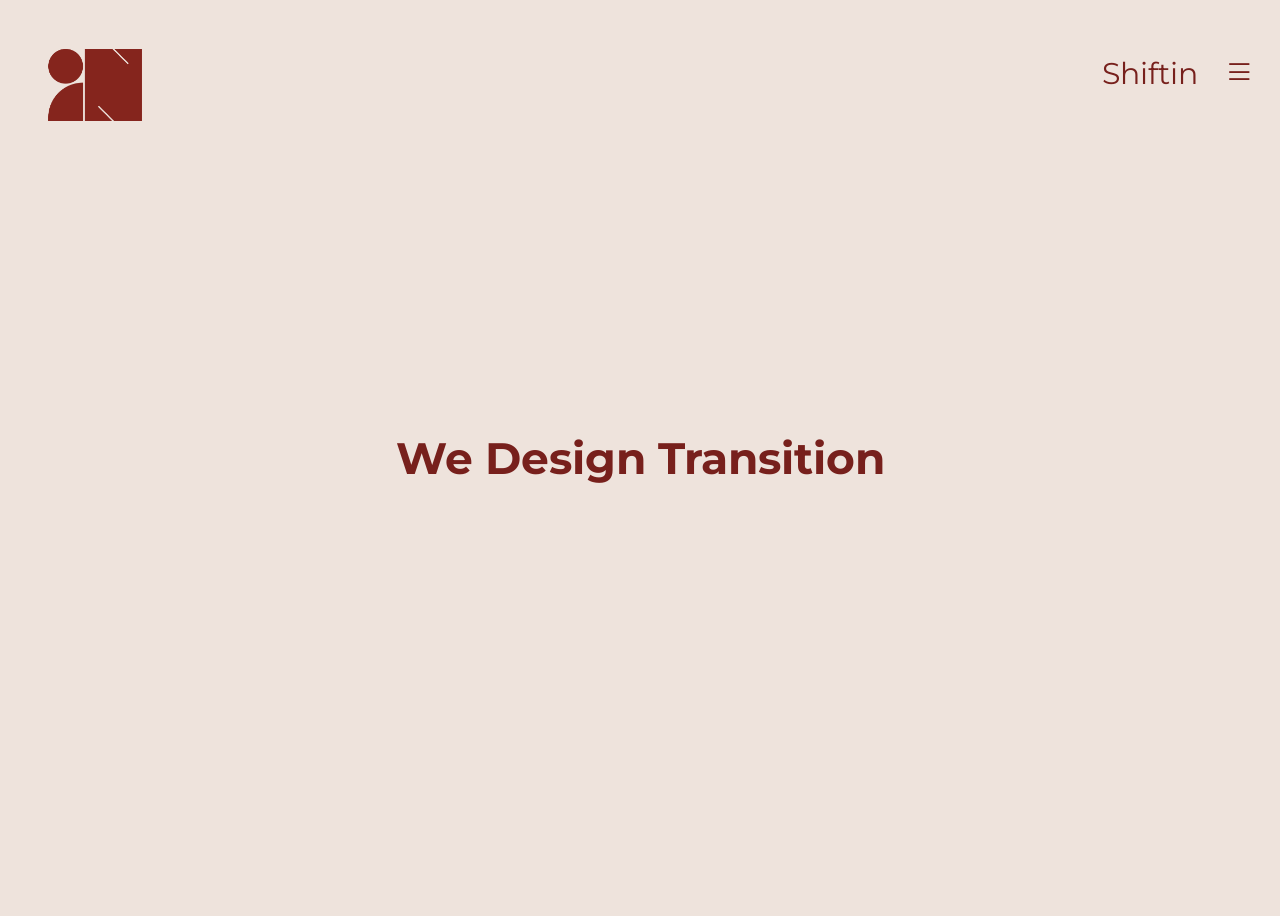
<file: index.html>
<!DOCTYPE html>
<html lang="en">
<head>
    <meta charset="utf-8">
    <meta name="viewport" content="width=device-width, initial-scale=1">

    <meta name="description" content="">
    <meta name="author" content="">

    <title>Shiftin Sdn Bhd</title>

    <link rel="preconnect" href="https://fonts.googleapis.com">
    <link rel="preconnect" href="https://fonts.gstatic.com" crossorigin>
    <link rel="stylesheet" href="https://cdn.jsdelivr.net/npm/bootstrap-icons@1.11.3/font/bootstrap-icons.min.css">

    <link href="https://fonts.googleapis.com/css2?family=IBM+Plex+Serif:ital,wght@0,100;0,200;0,300;0,400;0,500;0,600;0,700;1,100;1,200;1,300;1,400;1,500;1,600;1,700&family=Montserrat:ital,wght@0,100..900;1,100..900&display=swap" rel="stylesheet">

    <link href="css/style.css" rel="stylesheet">
    <link rel="icon" type="image/jpeg" href="asset/image/company-logo/shiftin.jpeg">
</head>

    <body>
        <main>
            <div class="home-content" id="home">

                <div class="home-nav">
                    <button class="hamburger-menuHome" id="menuToggle">
                        <i class="bi bi-list"></i>
                    </button>
                    <nav class="menuHome" id="menu">
                        <a href="about.html">About</a>
                        <a href="project.html">Project</a>
                        <a href="contact.html">Contact</a>
                    </nav>
                    <div class="shiftin-nav">
                        <a href="index.html">Shiftin</a>
                    </div>
                </div>
                
                <div class="home-title">
                    <h1>We Design Transition</h1>
                </div>
                <div class="home-logo">
                    <img src="asset/image/company-logo/Brand Logo-07.png">
                    <!-- <h2>Shiftin</h2> -->
                </div>
            </div>
        </main>

        <script src="js/menu.js"></script>
    </body>
</html>
</file>
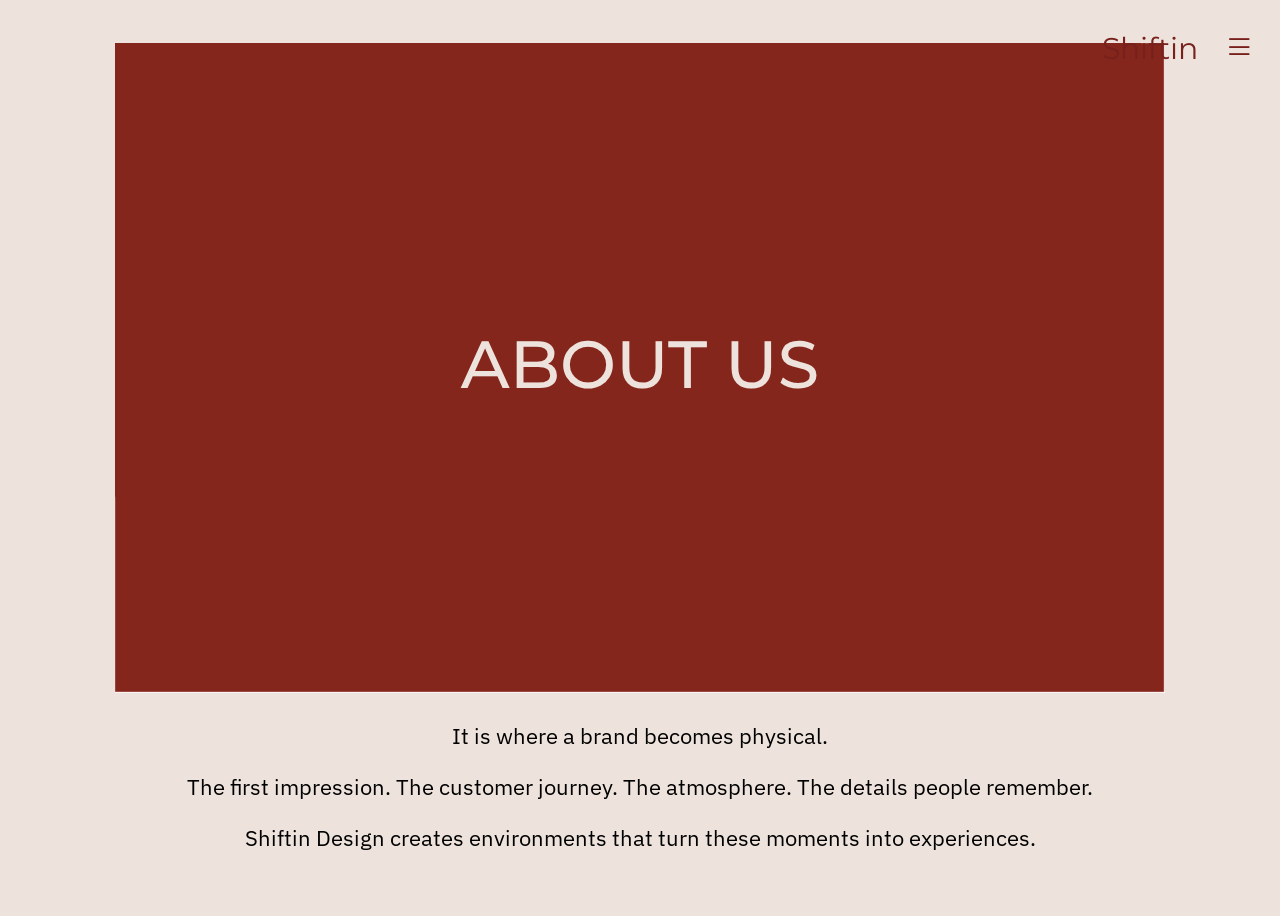
<file: about.html>
<!DOCTYPE html>
<html lang="en">
<head>
    <meta charset="utf-8">
    <meta name="viewport" content="width=device-width, initial-scale=1">

    <meta name="description" content="">
    <meta name="author" content="">

    <title>Shiftin Sdn Bhd</title>

    <link rel="preconnect" href="https://fonts.googleapis.com">
    <link rel="preconnect" href="https://fonts.gstatic.com" crossorigin>
    <link rel="stylesheet" href="https://cdn.jsdelivr.net/npm/bootstrap-icons@1.11.3/font/bootstrap-icons.min.css">

    <link href="https://fonts.googleapis.com/css2?family=IBM+Plex+Serif:ital,wght@0,100;0,200;0,300;0,400;0,500;0,600;0,700;1,100;1,200;1,300;1,400;1,500;1,600;1,700&family=Montserrat:ital,wght@0,100..900;1,100..900&display=swap" rel="stylesheet">
    <link href="https://fonts.googleapis.com/css2?family=IBM+Plex+Sans:ital,wght@0,100..700;1,100..700&family=IBM+Plex+Serif:ital,wght@0,100;0,200;0,300;0,400;0,500;0,600;0,700;1,100;1,200;1,300;1,400;1,500;1,600;1,700&family=Libre+Baskerville:ital,wght@0,400..700;1,400..700&family=Montserrat:ital,wght@0,100..900;1,100..900&display=swap" rel="stylesheet">

    <link href="css/style.css" rel="stylesheet">
    <link rel="icon" type="image/jpeg" href="asset/image/company-logo/shiftin.jpeg">
</head>

    <body>
        <main>
            <div class="about-content" id="about">

                <div class="about-nav">
                    <button class="hamburger-menuAbout" id="menuToggle">
                        <i class="bi bi-list"></i>
                    </button>
                    <nav class="menuAbout" id="menu">
                        <a href="about.html">About</a>
                        <a href="project.html">Project</a>
                        <a href="contact.html">Contact</a>
                    </nav>
                    <div class="shiftin-nav">
                        <a href="index.html">Shiftin</a>
                    </div>
                </div>
                <div class="about-image-head" id="aboutImageHead">
                    <img src="asset/image/about/about-us.png">
                    <p>It is where a brand becomes physical.</p>
                    <p>The first impression. The customer journey. The atmosphere. The details people remember.</p>
                    <p>Shiftin Design creates environments that turn these moments into experiences.</p>
                </div>
            </div>
        </main>

        <script src="js/menu.js"></script>
    </body>
</html>
</file>
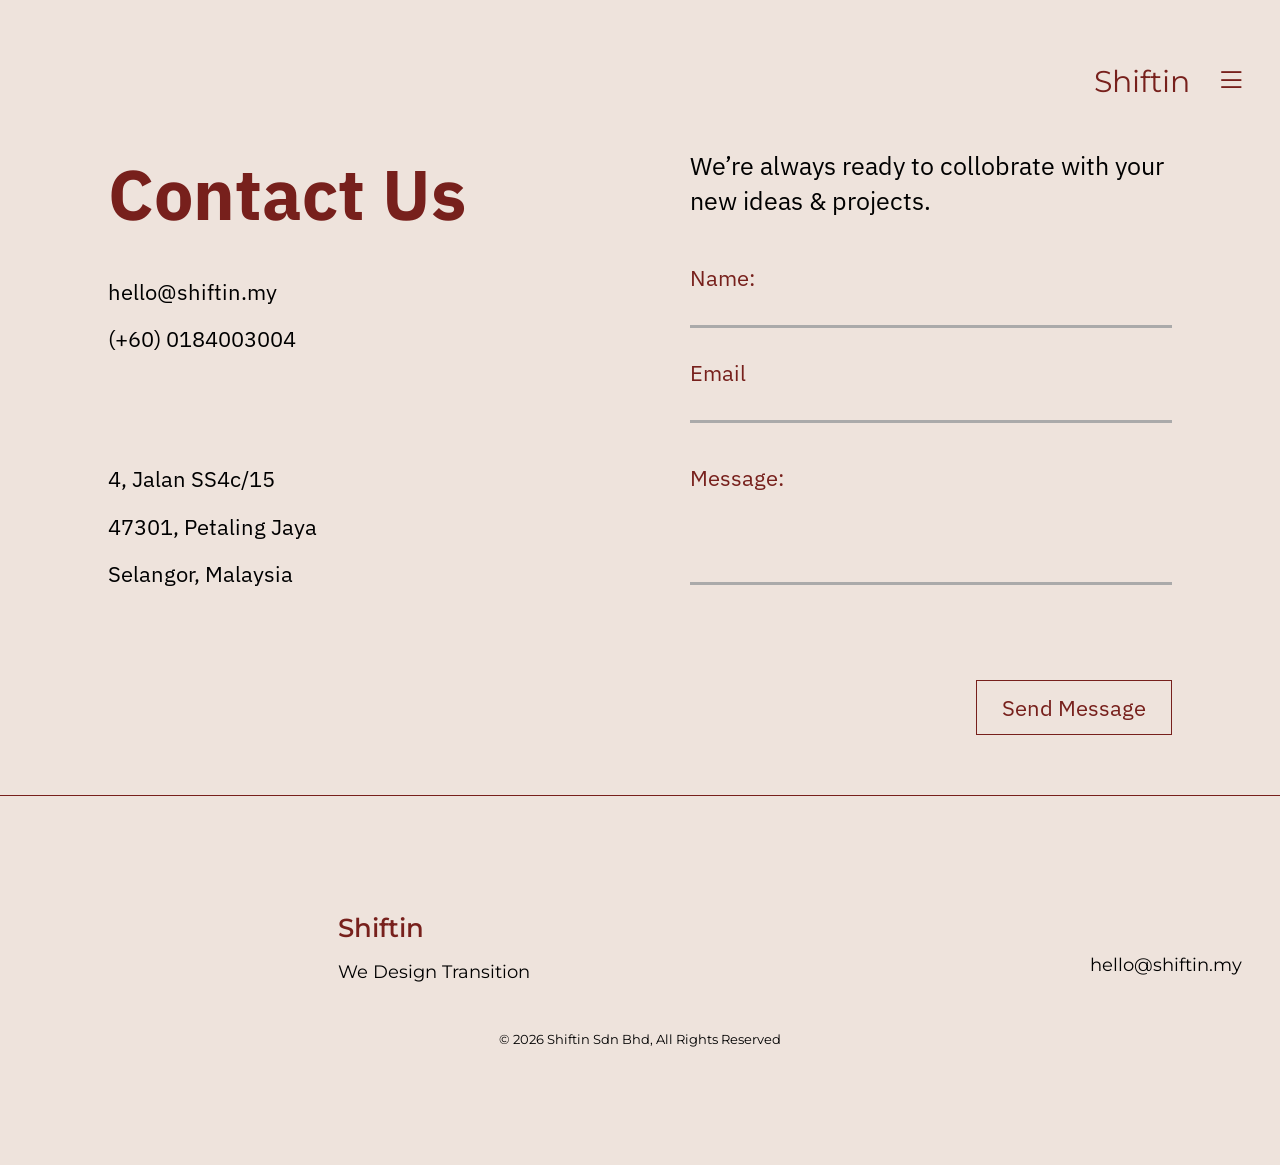
<file: contact.html>
<!DOCTYPE html>
<html lang="en">
<head>
    <meta charset="utf-8">
    <meta name="viewport" content="width=device-width, initial-scale=1">

    <meta name="description" content="">
    <meta name="author" content="">

    <title>Shiftin Sdn Bhd</title>

    <link rel="preconnect" href="https://fonts.googleapis.com">
    <link rel="preconnect" href="https://fonts.gstatic.com" crossorigin>
    <link rel="stylesheet" href="https://cdn.jsdelivr.net/npm/bootstrap-icons@1.11.3/font/bootstrap-icons.min.css">

    <link href="https://fonts.googleapis.com/css2?family=IBM+Plex+Serif:ital,wght@0,100;0,200;0,300;0,400;0,500;0,600;0,700;1,100;1,200;1,300;1,400;1,500;1,600;1,700&family=Montserrat:ital,wght@0,100..900;1,100..900&display=swap" rel="stylesheet">
    <link href="https://fonts.googleapis.com/css2?family=IBM+Plex+Sans:ital,wght@0,100..700;1,100..700&family=IBM+Plex+Serif:ital,wght@0,100;0,200;0,300;0,400;0,500;0,600;0,700;1,100;1,200;1,300;1,400;1,500;1,600;1,700&family=Libre+Baskerville:ital,wght@0,400..700;1,400..700&family=Montserrat:ital,wght@0,100..900;1,100..900&display=swap" rel="stylesheet">

    <link href="css/style.css" rel="stylesheet">
    <link rel="icon" type="image/jpeg" href="asset/image/company-logo/shiftin.jpeg">
</head>

    <body>
        <main>
            <div class="contact-content" id="contact">

                <div class="contact-nav">
                    <button class="hamburger-menuContact" id="menuToggle">
                        <i class="bi bi-list"></i>
                    </button>
                    <nav class="menuContact" id="menu">
                        <a href="about.html">About</a>
                        <a href="project.html">Project</a>
                        <a href="contact.html">Contact</a>
                    </nav>
                    <div class="shiftin-nav">
                        <a href="index.html">Shiftin</a>
                    </div>
                </div>

                <div class="contact-enquiry">
                    <div class="contact-details">
                        <h1>Contact Us</h1>
                        <p>hello@shiftin.my</p>
                        <p>(+60) 0184003004</p>
                        <div class="contact-address">
                            <p>4, Jalan SS4c/15</p>
                            <p>47301, Petaling Jaya</p>
                            <p>Selangor, Malaysia</p>
                        </div>
                    </div>

                    <div class="contact-card">
                    <h2>We’re always ready to collobrate with your new ideas & projects.</h2>
                    <div class="contact-message">
                        <div class="form-row">
                            <label>Name:</label>
                            <input type="text">
                        </div>
                        <div class="form-row">
                            <label>Email</label>
                            <input type="text">
                        </div>
                        <div class="form-row">
                            <label>Message:</label>
                            <input type="text">
                        </div>
                        <button type="button">Send Message</button>
                    </div>
                </div>
                
                </div>

                <div class="footer">
                <div class="footer-line"></div>

                <div class="footer-content">
                    <div class="footer-logo">
                        <h3>Shiftin</h3>
                        <p>We Design Transition</p>
                    </div>

                    <div class="footer-contact">
                        <p>hello@shiftin.my</p>
                    </div>
                </div>
                <div class="footer-bottom">
                        <p>© 2026 Shiftin Sdn Bhd, All Rights Reserved</p>
                </div>
               </div>
                
            </div>
        </main>

        <script src="js/menu.js"></script>
    </body>
</html>
</file>
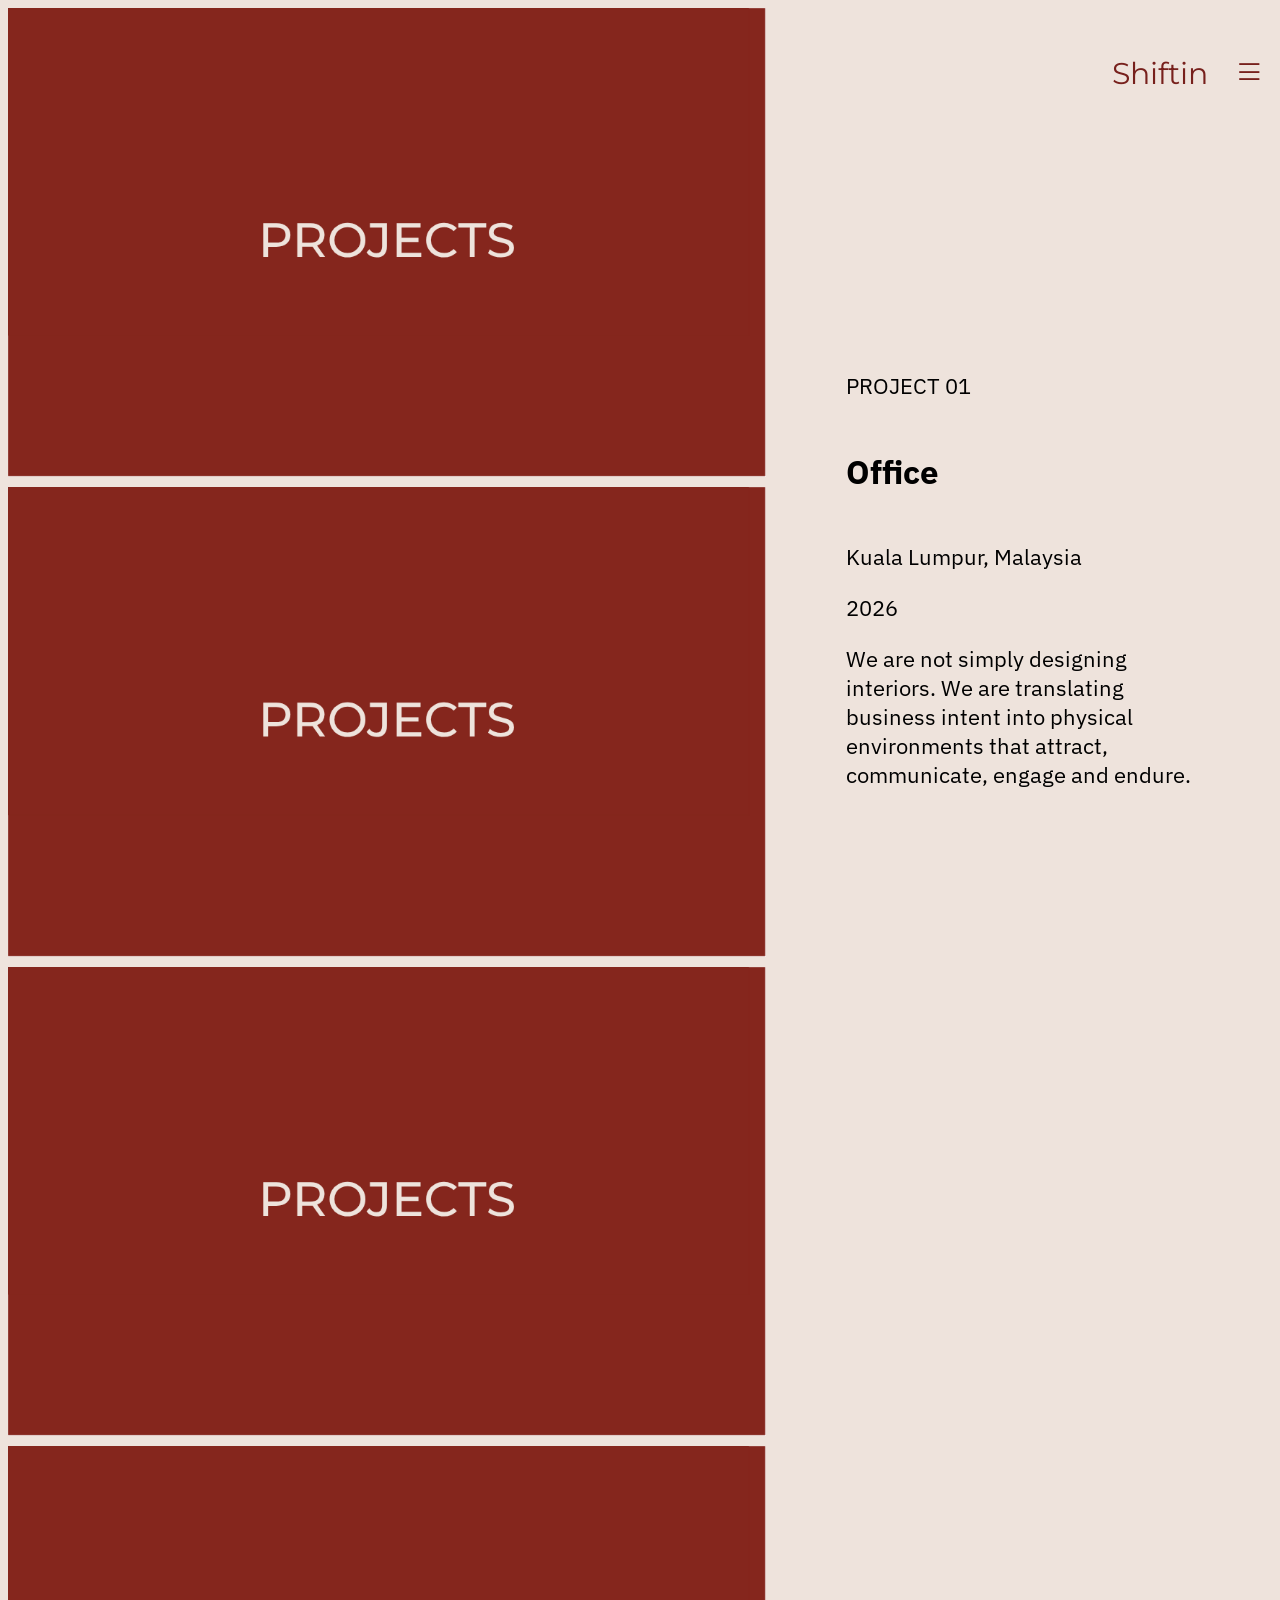
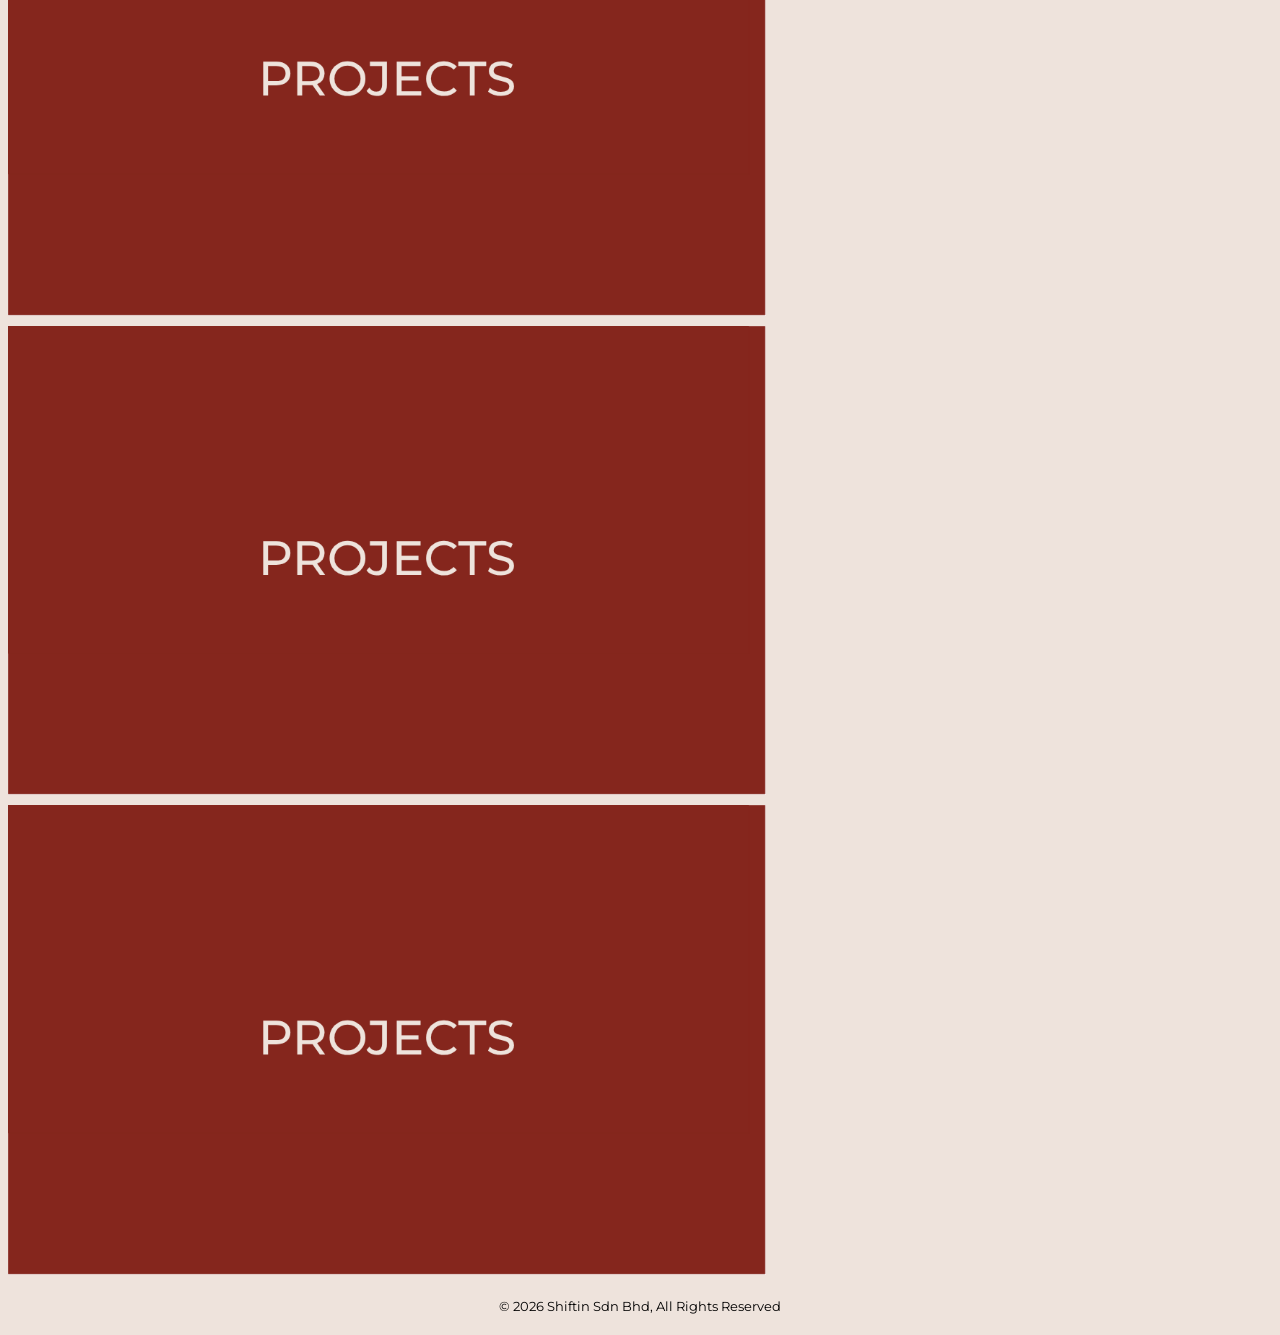
<file: project-1.html>
<!DOCTYPE html>
<html lang="en">
<head>
    <meta charset="utf-8">
    <meta name="viewport" content="width=device-width, initial-scale=1">

    <meta name="description" content="">
    <meta name="author" content="">

    <title>Shiftin Sdn Bhd</title>

    <link rel="preconnect" href="https://fonts.googleapis.com">
    <link rel="preconnect" href="https://fonts.gstatic.com" crossorigin>
    <link rel="stylesheet" href="https://cdn.jsdelivr.net/npm/bootstrap-icons@1.11.3/font/bootstrap-icons.min.css">

    <link href="https://fonts.googleapis.com/css2?family=IBM+Plex+Serif:ital,wght@0,100;0,200;0,300;0,400;0,500;0,600;0,700;1,100;1,200;1,300;1,400;1,500;1,600;1,700&family=Montserrat:ital,wght@0,100..900;1,100..900&display=swap" rel="stylesheet">
    <link href="https://fonts.googleapis.com/css2?family=IBM+Plex+Sans:ital,wght@0,100..700;1,100..700&family=IBM+Plex+Serif:ital,wght@0,100;0,200;0,300;0,400;0,500;0,600;0,700;1,100;1,200;1,300;1,400;1,500;1,600;1,700&family=Libre+Baskerville:ital,wght@0,400..700;1,400..700&family=Montserrat:ital,wght@0,100..900;1,100..900&display=swap" rel="stylesheet">

    <link href="css/style.css" rel="stylesheet">
    <link rel="icon" type="image/jpeg" href="asset/image/company-logo/shiftin.jpeg">
</head>

    <body>
        <main>
            <div class="project-2" id="project-2">

                <div class="project-nav">
                    <button class="hamburger-menuProject" id="menuToggle">
                        <i class="bi bi-list"></i>
                    </button>
                    <nav class="menuProject" id="menu">
                        <a href="about.html">About</a>
                        <a href="project.html">Project</a>
                        <a href="contact.html">Contact</a>
                    </nav>
                    <div class="shiftin-nav">
                        <a href="index.html">Shiftin</a>
                    </div>
                </div>

                <section class="project-detail">

                    <div class="project-gallery">
                        <img src="asset/image/project/project-1/projects.png">
                        <img src="asset/image/project/project-1/projects.png">
                        <img src="asset/image/project/project-1/projects.png">
                        <img src="asset/image/project/project-1/projects.png">
                        <img src="asset/image/project/project-1/projects.png">
                        <img src="asset/image/project/project-1/projects.png">
                    </div>

                    <div class="project-info">
                        <p class="project-category">PROJECT 01</p>
                        <h1>Office</h1>

                        <p class="project-location">
                            Kuala Lumpur, Malaysia
                        </p>

                         <div class="project-meta">
                            <div>
                                <span>2026</span>
                            </div>
                            <!-- <div>
                                <span>Type: Interior</span>
                            </div> -->
                        </div>

                        <div class="project-description">
                            <p>We are not simply designing interiors. We are translating business intent into physical environments that attract, communicate, engage and endure.</p>
                        </div>
                    </div>
                    
                </section>

                <section class="project-footer">
                    <div class="project-bottom">
                         <p>© 2026 Shiftin Sdn Bhd, All Rights Reserved</p>
                    </div>
                </section>
                
            </div>
        </main>


        <script src="js/menu.js"></script>
        <script src="js/project.js"></script>
    </body>
</html>
</file>
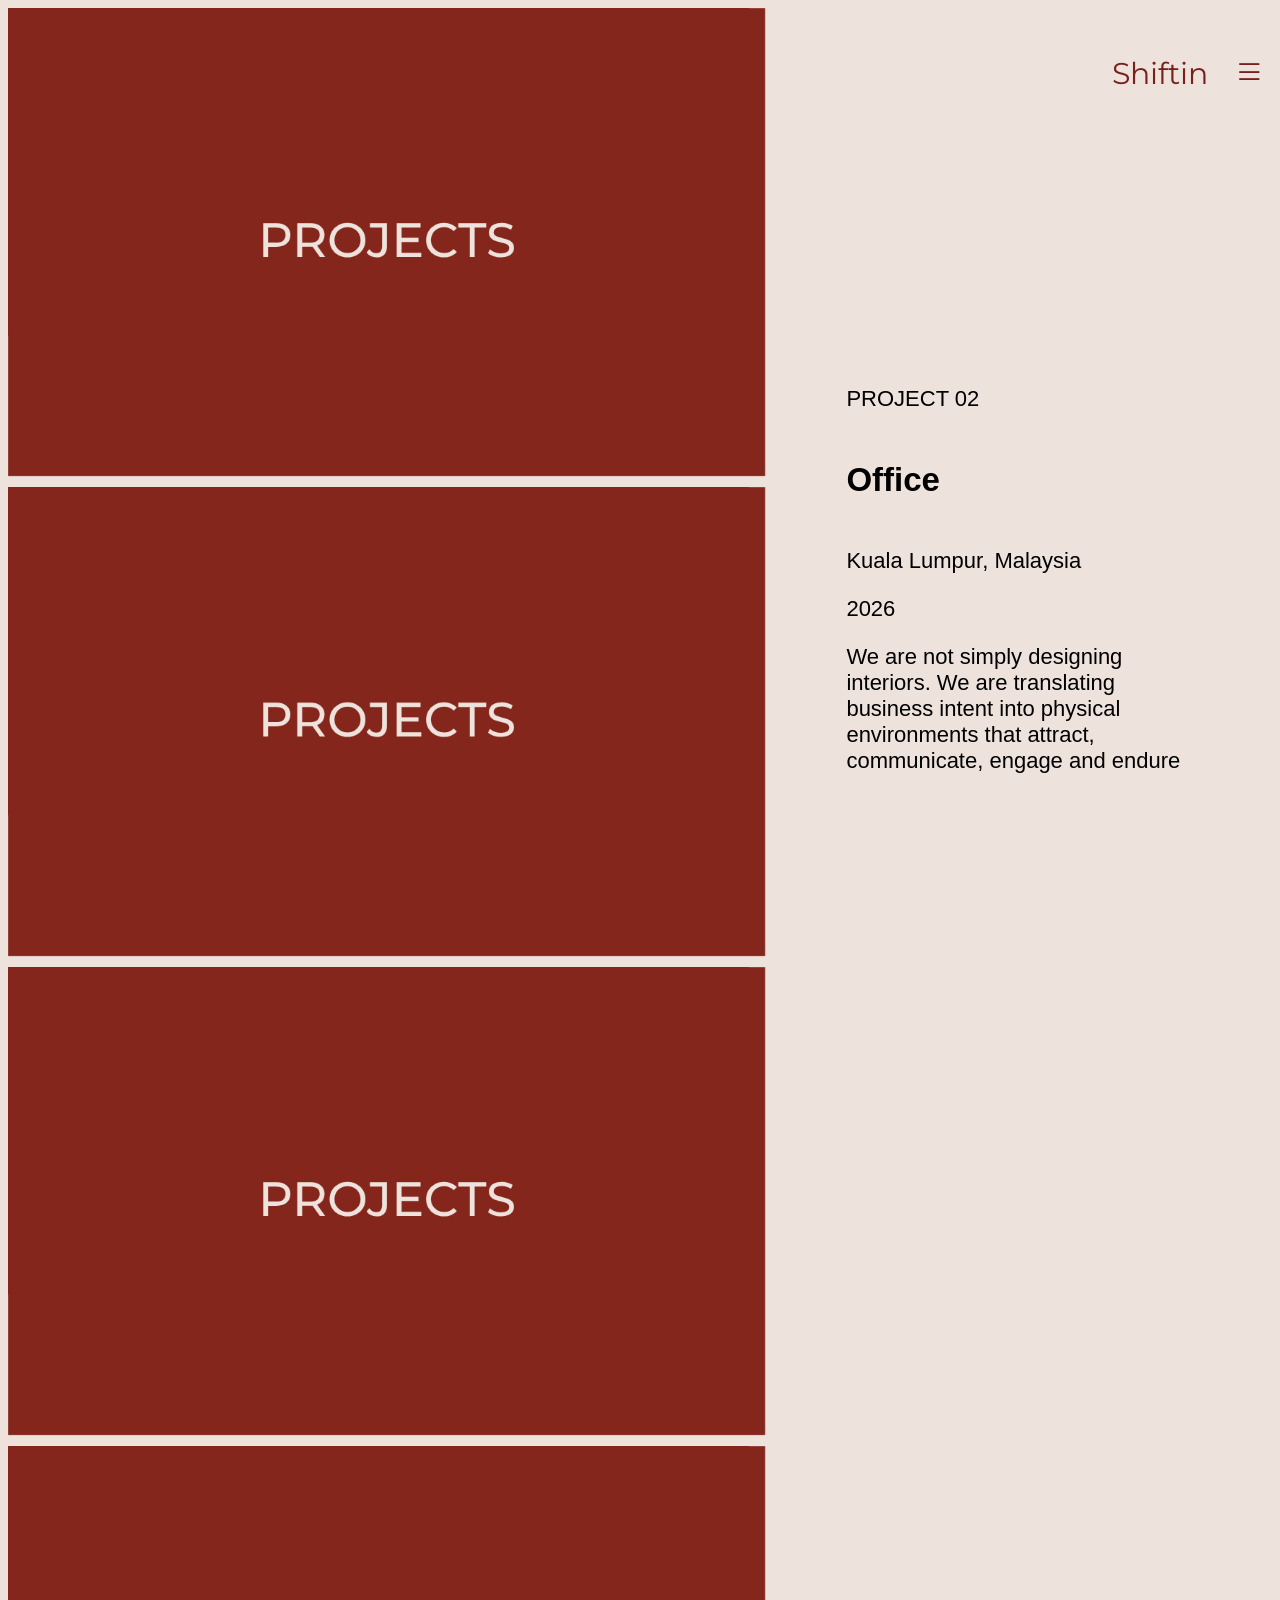
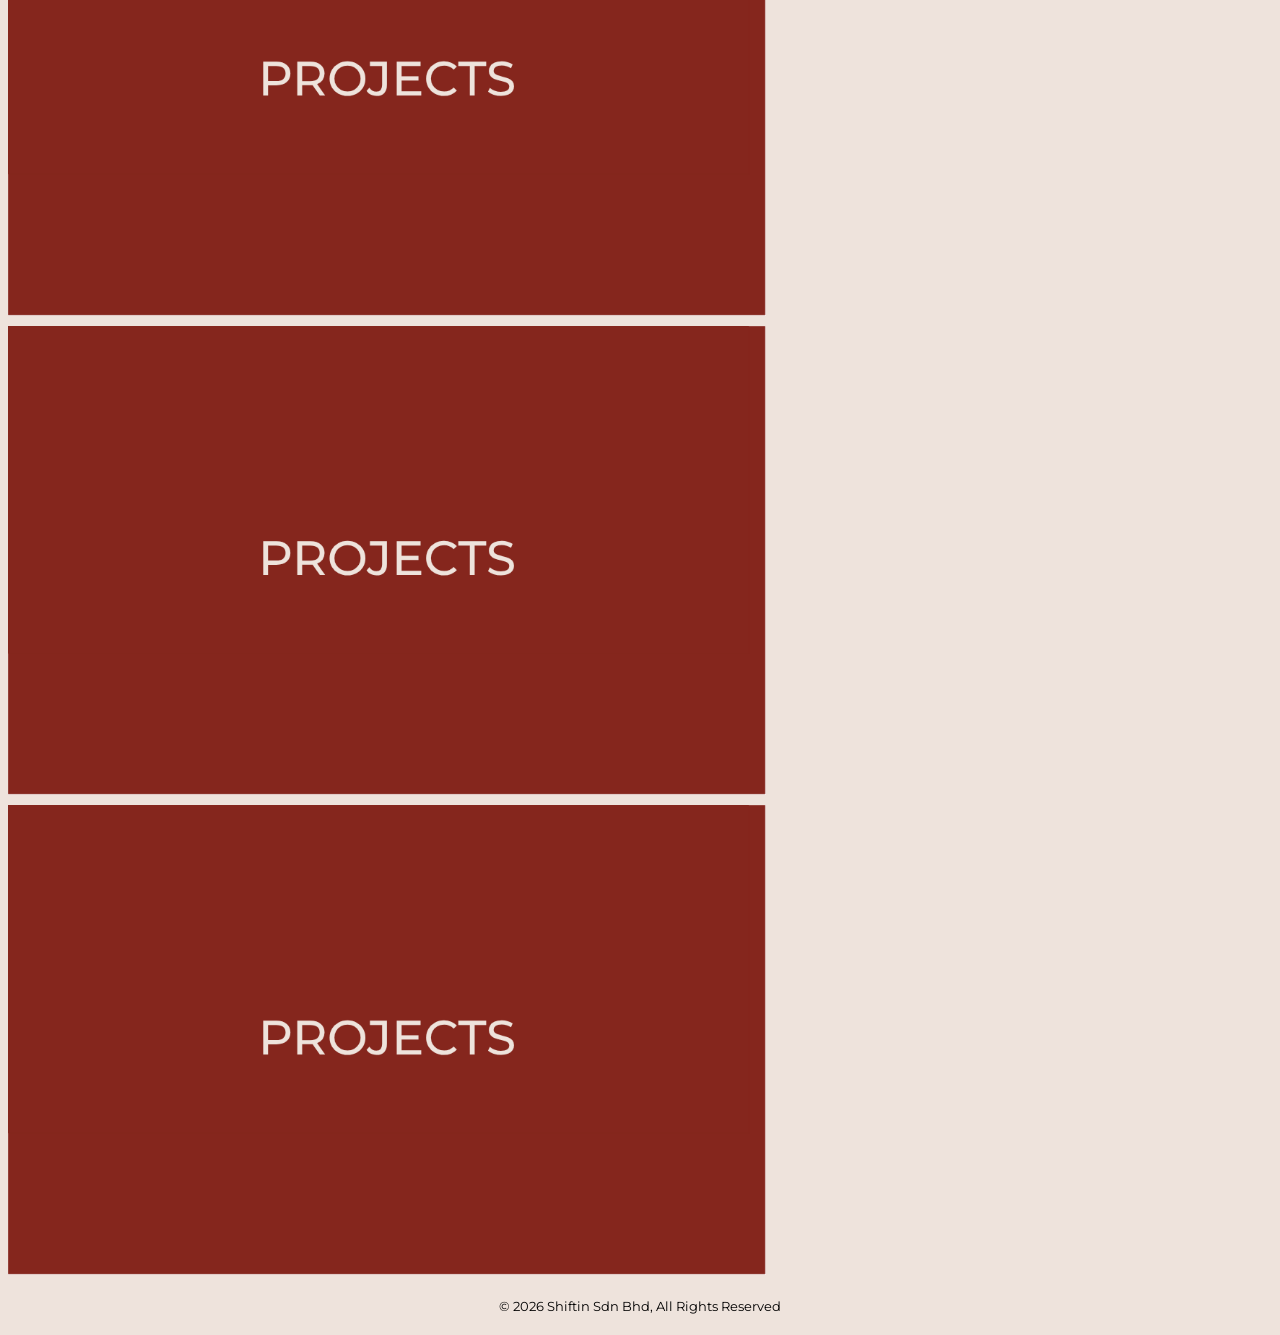
<file: project-2.html>
<!DOCTYPE html>
<html lang="en">
<head>
    <meta charset="utf-8">
    <meta name="viewport" content="width=device-width, initial-scale=1">

    <meta name="description" content="">
    <meta name="author" content="">

    <title>Shiftin Sdn Bhd</title>

    <link rel="preconnect" href="https://fonts.googleapis.com">
    <link rel="preconnect" href="https://fonts.gstatic.com" crossorigin>
    <link rel="stylesheet" href="https://cdn.jsdelivr.net/npm/bootstrap-icons@1.11.3/font/bootstrap-icons.min.css">

    <link href="https://fonts.googleapis.com/css2?family=IBM+Plex+Serif:ital,wght@0,100;0,200;0,300;0,400;0,500;0,600;0,700;1,100;1,200;1,300;1,400;1,500;1,600;1,700&family=Montserrat:ital,wght@0,100..900;1,100..900&display=swap" rel="stylesheet">

    <link href="css/style.css" rel="stylesheet">
    <link rel="icon" type="image/jpeg" href="asset/image/company-logo/shiftin.jpeg">
</head>

    <body>
        <main>
            <div class="project-2" id="project-2">

                <div class="project-nav">
                    <button class="hamburger-menuProject" id="menuToggle">
                        <i class="bi bi-list"></i>
                    </button>
                    <nav class="menuProject" id="menu">
                        <a href="about.html">About</a>
                        <a href="project.html">Project</a>
                        <a href="contact.html">Contact</a>
                    </nav>
                    <div class="shiftin-nav">
                        <a href="index.html">Shiftin</a>
                    </div>
                </div>

                <section class="project-detail">

                    <div class="project-gallery">
                        <img src="asset/image/project/project-1/projects.png">
                        <img src="asset/image/project/project-1/projects.png">
                        <img src="asset/image/project/project-1/projects.png">
                        <img src="asset/image/project/project-1/projects.png">
                        <img src="asset/image/project/project-1/projects.png">
                        <img src="asset/image/project/project-1/projects.png">
                    </div>

                    <div class="project-info">
                        <p class="project-category">PROJECT 02</p>
                        <h1>Office</h1>

                        <p class="project-location">
                            Kuala Lumpur, Malaysia
                        </p>

                         <div class="project-meta">
                            <div>
                                <span>2026</span>
                            </div>
                            <!-- <div>
                                <span>Type: Interior</span>
                            </div> -->
                        </div>

                        <div class="project-description">
                            <p>We are not simply designing interiors. We are translating business intent into physical environments that attract, communicate, engage and endure</p>
                        </div>
                    </div>
                    
                </section>

                <section class="project-footer">
                    <div class="project-bottom">
                         <p>© 2026 Shiftin Sdn Bhd, All Rights Reserved</p>
                    </div>
                </section>
                
            </div>
        </main>

        <script src="js/menu.js"></script>
        <script src="js/project.js"></script>
    </body>
</html>
</file>
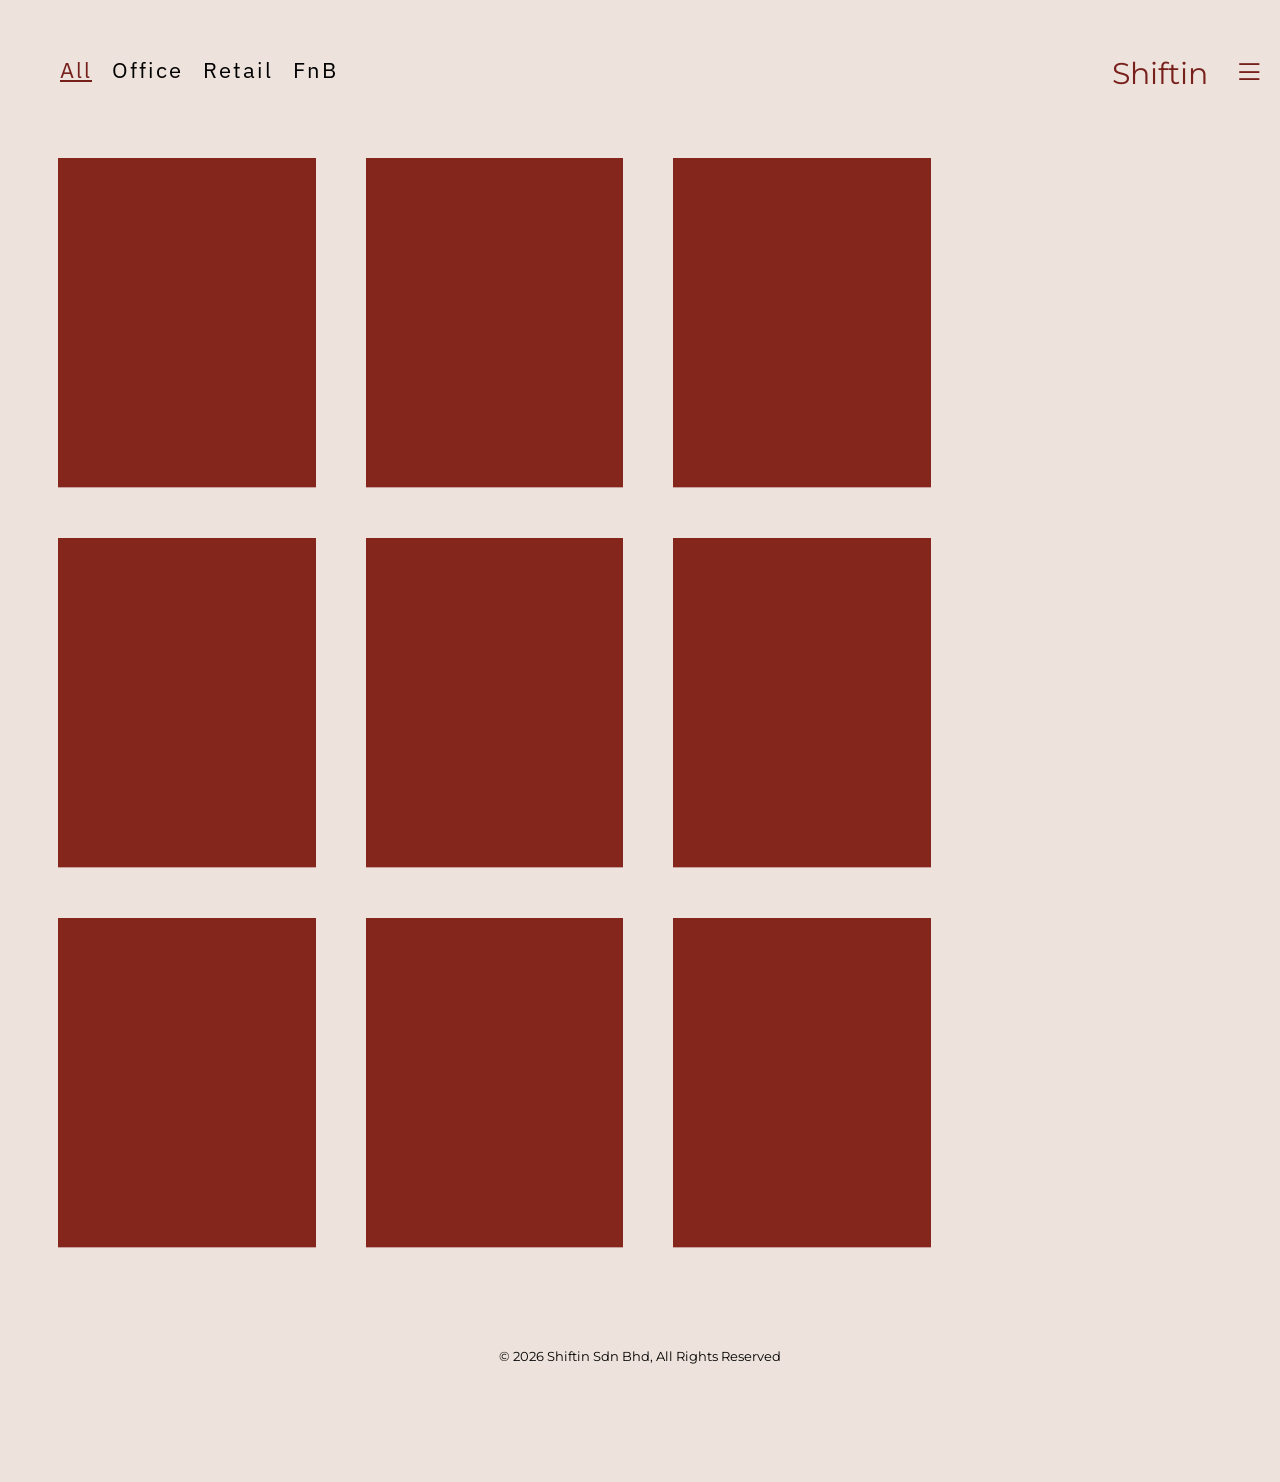
<file: project.html>
<!DOCTYPE html>
<html lang="en">
<head>
    <meta charset="utf-8">
    <meta name="viewport" content="width=device-width, initial-scale=1">

    <meta name="description" content="">
    <meta name="author" content="">

    <title>Shiftin Sdn Bhd</title>

    <link rel="preconnect" href="https://fonts.googleapis.com">
    <link rel="preconnect" href="https://fonts.gstatic.com" crossorigin>
    <link rel="stylesheet" href="https://cdn.jsdelivr.net/npm/bootstrap-icons@1.11.3/font/bootstrap-icons.min.css">

    <link href="https://fonts.googleapis.com/css2?family=IBM+Plex+Serif:ital,wght@0,100;0,200;0,300;0,400;0,500;0,600;0,700;1,100;1,200;1,300;1,400;1,500;1,600;1,700&family=Montserrat:ital,wght@0,100..900;1,100..900&display=swap" rel="stylesheet">
    <link href="https://fonts.googleapis.com/css2?family=IBM+Plex+Sans:ital,wght@0,100..700;1,100..700&family=IBM+Plex+Serif:ital,wght@0,100;0,200;0,300;0,400;0,500;0,600;0,700;1,100;1,200;1,300;1,400;1,500;1,600;1,700&family=Libre+Baskerville:ital,wght@0,400..700;1,400..700&family=Montserrat:ital,wght@0,100..900;1,100..900&display=swap" rel="stylesheet">

    <link href="css/style.css" rel="stylesheet">
    <link rel="icon" type="image/jpeg" href="asset/image/company-logo/shiftin.jpeg">
</head>

    <body>
        <main>
            <div class="project-content" id="project">

                <div class="project-nav">
                    <button class="hamburger-menuProject" id="menuToggle">
                        <i class="bi bi-list"></i>
                    </button>
                    <nav class="menuProject" id="menu">
                        <a href="about.html">About</a>
                        <a href="project.html">Project</a>
                        <a href="contact.html">Contact</a>
                    </nav>
                    <div class="shiftin-nav">
                        <a href="index.html">Shiftin</a>
                    </div>
                </div>

                <div class="filter-button" id="filter">
                    <a class="filterButton button mr-2 active" data-filter="*">All</a>
                    <a class="filterButton button mr-2" data-filter=".type-office">Office</a>
                    <a class="filterButton button mr-2" data-filter=".type-retail">Retail</a>
                    <a class="filterButton button mr-2" data-filter=".type-fnb">FnB</a>
                </div>

               <div class="project-grid" id="projectGrid">
                
                <div class="project-item type-office">
                    <a href="project-1.html" class="projectLink">
                    <img src="asset/image/project/maroon.png" alt="office">
                    <div class="project-hover">
                        <span>Project 1</span>
                    </div>
                    </a>
                </div>

                <div class="project-item type-retail">
                    <a href="project-2.html">
                    <img src="asset/image/project/maroon.png" alt="retail">
                    <div class="project-hover">
                        <span>Project 2</span>
                    </div>
                    </a>
                </div>

                <div class="project-item type-fnb">
                    <img src="asset/image/project/maroon.png" alt="fnb">
                    <div class="project-hover">
                        <span>Project 3</span>
                    </div>
                </div>

                <div class="project-item type-fnb">
                    <img src="asset/image/project/maroon.png" alt="fnb">
                    <div class="project-hover">
                        <span>Project 4</span>
                    </div>
                </div>

                <div class="project-item type-office">
                    <img src="asset/image/project/maroon.png" alt="office">
                    <div class="project-hover">
                        <span>Project 5</span>
                    </div>
                </div>

                <div class="project-item type-retail">
                    <img src="asset/image/project/maroon.png" alt="retail">
                    <div class="project-hover">
                        <span>Project 6</span>
                    </div>
                </div>

                <div class="project-item type-office">
                    <img src="asset/image/project/maroon.png" alt="office">
                    <div class="project-hover">
                        <span>Project 7</span>
                    </div>
                </div>

                <div class="project-item type-fnb">
                    <img src="asset/image/project/maroon.png" alt="fnb">
                    <div class="project-hover">
                        <span>Project 8</span>
                    </div>
                </div>

                <div class="project-item type-fnb">
                    <img src="asset/image/project/maroon.png" alt="fnb">
                    <div class="project-hover">
                        <span>Project 9</span>
                    </div>
                </div>

               </div>

               <div class="footer">
                <!-- <div class="footer-line"></div>

                <div class="footer-content">
                    <div class="footer-logo">
                        <h3>Shiftin</h3>
                        <p>We Design Transition</p>
                    </div>

                    <div class="footer-contact">
                        <p>hello@shiftin.my</p>
                    </div>
                </div> -->
                <div class="footer-bottom">
                        <p>© 2026 Shiftin Sdn Bhd, All Rights Reserved</p>
                </div>
               </div>

               

            </div>
        </main>

        <script src="js/menu.js"></script>
        <script src="js/project.js"></script>
    </body>
</html>
</file>
<file: css/style.css>
html, body {
    font-family: 'Montserrat';
    font-size: 22px;
    background-color: #eee3dc;
    /* background-image: url("../asset/image/background/beige.png"); */
    background-size: cover;
    background-repeat: none;
    background-position: center;
}

/*home page*/
.home-content{
    min-height: 100vh;
    display: flex;
    justify-content: center;
    align-items: center;
}
.home-title h1{
    color: #77201c;
    font-family: inherit;
    animation: fadeIn 3s ease-in-out;
}
@keyframes fadeIn{
    from{
        opacity: 0;
    }
    to{
        opacity: 1;
    }

}
.home-logo{
    position: absolute;
    top: 20px;
    left: 20px;
}
.home-logo img{
    width: 150px;
    height: auto;
    transform: translateY(-10px);
}
.home-logo h2{
    position: absolute;
    top: 5px;
    left: 130px;
    color: #77201c;
    font-family: inherit;
    font-weight: normal;
    animation: fadeIn 3s ease-in-out;
}
@keyframes fadeIn{
    from{
        opacity: 0;
    }
    to{
        opacity: 1;
    }
}
.home-nav{
    position: absolute;
    top: 55px;
    right: 20px;
    z-index: 1000;
    display: grid;
    grid-template-columns: auto auto;
    column-gap: 20px;
    align-items: start;
    gap: 20px;
    animation: fadeIn 3s ease-in-out;
}
@keyframes fadeIn{
    from{
        opacity: 0;
    }
    to{
        opacity: 1;
    }
}
.home-logo img{
    animation: fadeIn 1s ease-in-out;
}
@keyframes fadeIn{
    from{
        opacity: 0;
    }
    to{
        opacity: 2;
    }
}
.hamburger-menuHome{
    grid-column: 2;
    grid-row: 1;
    background: none;
    border: none;
    color: #77201c;
    font-size: 30px;
    cursor: pointer;
    /* order: 2; */
}
.menuHome{
    display: none;
    /* align-items: center;   */
}
.menuHome.active{
    display: flex;
    grid-column: 1 / 3;
    grid-row: 2;
    flex-direction: column;
    align-items: flex-start;
    gap: 18px;
    margin-top: 10px;
}
.menuHome a{
    text-decoration: none;
    color: #77201c;
}
.shiftin-nav{
    grid-column: 1;
    grid-row: 1;
}
.shiftin-nav a{
    text-decoration: none;
    color: #77201c;
    text-align: center;
    font-size: 30px;
}


/*about page*/
.about-content{
    min-height: 100vh;
    display: flex;
    justify-content: center;
    align-items: center;
}
.about-nav{
    position: absolute;
    top: 30px;
    right: 20px;
    z-index: 1000;
    display: grid;
    grid-template-columns: 1fr auto;
    align-items: start;
    gap: 20px;
}
.hamburger-menuAbout{
    grid-column: 2;
    grid-row: 1;
    background: none;
    border: none;
    color: #77201c;
    font-size: 30px;
    cursor: pointer;
}
.menuAbout{
    display: none;
    /* align-items: center;    */
}
.menuAbout.active{
    display: flex;
    grid-column: 1;
    grid-row: 2;
    flex-direction: column;
    align-items: flex-start;
    gap: 18px;
    margin-top: 10px;
}
.menuAbout a{
    text-decoration: none;
    color: #77201c;
}
.shiftin-nav{
    grid-column: 1;
    grid-row: 1;
}
.shiftin-nav a{
    text-decoration: none;
    color: #77201c;
    font-size: 30px;
}
.about-image-head{
    position: relative;
}
.about-image-head p{
    text-align: center;
    justify-content: center;
    font-family: 'IBM Plex Sans', sans-serif;
}

/*project*/
.project-content{
    min-height: 100vh;
    padding: 150px 50px 80px;
    display: flex;
    flex-direction: column;
}
.project-nav{
    position: absolute;
    top: 55px;
    right: 10px;
    z-index: 1000;
    display: grid;
    grid-template-columns: 1fr auto;
    align-items: start;
    gap: 20px;
}
.hamburger-menuProject{
    grid-column: 2;
    grid-row: 1;
    background: none;
    border: none;
    color: #77201c;
    font-size: 30px;
    cursor: pointer;
}
.menuProject{
    display: none;   
}
.menuProject.active{
    display: flex;
    grid-column: 1;
    grid-row: 2;
    flex-direction: column;
    align-items: flex-start;
    gap: 18px;
    margin-top: 10px;
}
.menuProject a{
    text-decoration: none;
    color: #77201c;
}
.shiftin-nav{
    grid-column: 1;
    grid-row: 1;
}
.shiftin-nav a{
    text-decoration: none;
    color: #77201c;
}
.filter-button{
    position: absolute;
    top: 55px;
    left: 60px; 
    display: flex;
    align-items: center;
    gap: 20px;
    cursor: pointer;
}
.filterButton.active{
    color: #77201c;
    text-decoration: underline;
}
.filter-button a{
    letter-spacing: 2px;
    font-family: 'IBM Plex Sans', sans-serif;
}
.project-grid{
    display: grid;
    grid-template-columns: repeat(3, 1fr);
    gap: 50px;
    width: 75%;
    font-family: 'IBM Plex Sans', sans-serif;
}
.project-item{
    position: relative;
    height: 330px;
    overflow: hidden;
}
.project-item img{
    width: 100%;
    height: 100%;
    display: block;
    object-fit: cover;
    /* transition: transform 0.5s ease; */
}
.project-hover{
    position: absolute;
    inset: 0;
    background: rgba(238, 187, 187, 0.85);
    display: flex;
    align-items: center;
    justify-content: center;
    opacity: 0;
    transition: opacity 0.3s ease;
}
.project-hover span{
    color: black;
    letter-spacing: 3px;
    transform: translate(-120px, 130px);
}
.project-item:hover .project-hover{
    opacity: 1;
}
footer{
    text-align: center;
    justify-content: center;
    font-size: 15px;
    margin-top: 80px;
}

/*project-1*/
/* .project-1{
    min-height: 100vh;
    display: flex;
    justify-content: center;
    align-items: center;
}
.project-1-img > img{
    width: 1519px;
    height: 850px;
    object-fit: cover;
    display: block;
    margin: 0 auto;
    transform: translateY(55px);
}
.project-1-img-sub{
    display: grid;
    grid-template-columns: repeat(3, 1fr);
    gap: 10px;
    margin-top: 65px;
}
.project-1-img-sub img{
    width: 100%;
    height: 250px;
    object-fit: cover;
    display: block;
    margin-top: 35px;
}
.details{
    margin-top: 100px;
    text-align: center;
} */

/*project-2*/
.project-2{
    display: flex;
    flex-direction: column;
    width: 100%;
}
.project-detail{
    display: grid;
    grid-template-columns: 60% 40%;
    align-items: start;
    width: 100%;
    font-family: 'IBM Plex Sans', sans-serif;
}
.project-gallery img{
    width: 100%;
    display: block;
    margin-bottom: 10px;
}
.project-info{
    position: sticky;
    top: 100px;
    height: calc(100vh - 100px);
    display: flex;
    flex-direction: column;
    justify-content: center;
    padding: 80px;
}
.project-footer{
    width: 100%;
}
.project-bottom p{
    font-size: 13px;
    text-align: center;
}



/*contact page*/
.contact-content{
    min-height: 100vh;
    padding: 120px 100px 80px;
    position: relative;
}
.contact-nav{
    position: absolute;
    top: 55px;
    right: 20px;
    z-index: 1000;
    display: grid;
    grid-template-columns: auto auto;
    column-gap: 20px;
    align-items: start;
    gap: 20px;
}
.hamburger-menuContact{
    grid-column: 2;
    grid-row: 1;
    background: none;
    border: none;
    color: #77201c;
    font-size: 30px;
    cursor: pointer;
}
.menuContact{
    display: none;
}
.menuContact.active{
    display: flex;
    grid-column: 1 / 3;
    grid-row: 2;
    flex-direction: column;
    align-items: flex-start;
    gap: 18px;
    margin-top: 10px;
    cursor: pointer;
}
.menuContact a{
    text-decoration: none;
    color: #77201c;
}
.shiftin-nav{
    grid-column: 1;
    grid-row: 1;
}
.shiftin-nav a{
    text-decoration: none;
    color: #77201c;
    text-align: center;
    font-size: 30px;
}
.contact-enquiry{
    display: grid;
    grid-template-columns: 1fr 1fr;
    gap: 100px;
    max-width: 1200px;
    margin: 0 auto;
    font-family: 'IBM Plex Sans', sans-serif;
}
.contact-details{
    padding-top: 20px;
}
.contact-details h1{
    color: #77201c;
    margin: 0 0 35px;
    font-family: 'IBM Plex Sans', sans-serif;
    font-size: 70px;
    font-weight: bold;
}
.contact-details p{
    margin: 0 0 12px;
    line-height: 1.6;
    font-family: 'IBM Plex Sans', sans-serif;
}
.contact-address{
    margin-top: 105px;
}
.contact-card{
    transform: translateY(20px);
}
.contact-card h2{
    margin:  0 0 45px;
    line-height: 1.4;
    font-weight: normal;
    font-size: 25px;
    font-family: 'IBM Plex Sans', sans-serif;
}
.contact-message {
    width: 100%;
    display: flex;
    flex-direction: column;
}
.form-row {
    width: 100%;
    display: flex;
    flex-direction: column;
}
.form-row label {
    color: #77201c;
    margin-bottom: 8px;
}
.form-row input,
.form-row textarea {
    width: 100%;
    border: none;
    border-bottom: 3px solid #aaa;
    background: transparent;
    padding: 0 0 10px;
    outline: none;
}
/*email*/
.form-row:nth-child(2){
    margin-top: 30px;
}
/*msg*/
.form-row:nth-child(3){
    margin-top: 40px;
}
.form-row:nth-child(3) label{
    margin-bottom: 65px;
}
.form-row textarea {
    height: 80px;
    resize: none;
}
.contact-message button {
    align-self: flex-end;
    margin-top: 95px;
    padding: 12px 25px;
    background: none;
    border: 1px solid #77201c;
    color: #77201c;
    cursor: pointer;
    transition: 0.3s ease;
    font: inherit;
}
.contact-message button:hover {
    background: #77201c;
    color: white;
}


/*footer*/
.footer{
    padding: 80px 80px 30px;
}
.footer-line{
    width: 100vw;
    margin-left: calc(50% - 50vw);
    height: 1px;
    background: #77201c;
    margin-bottom: 50px;
}
.footer-content{
    display: flex;
    justify-content: space-between;
    padding-bottom: 50px;
}
.footer-contact,
.footer-logo{
    flex: 1;
}
.footer-logo{
    transform: translate(150px, 40px);
}
.footer-logo h3{
    margin-bottom: 15px;
    color: #77201c;
    font-weight: 550;
}
.footer-logo p{
    font-size: 18px;
}
.footer-contact p{
    margin-bottom: 25px;
    font-size: 18px;
    transform: translate(450px, 90px);
}
.footer-bottom{
    /* border-top: 1px solid rgba(0, 0, 0, 0.2); */
    padding-top: 20px;
    text-align: center;
}
.footer-bottom p{
    margin: 0;
    font-size: 13px;
}
</file>
